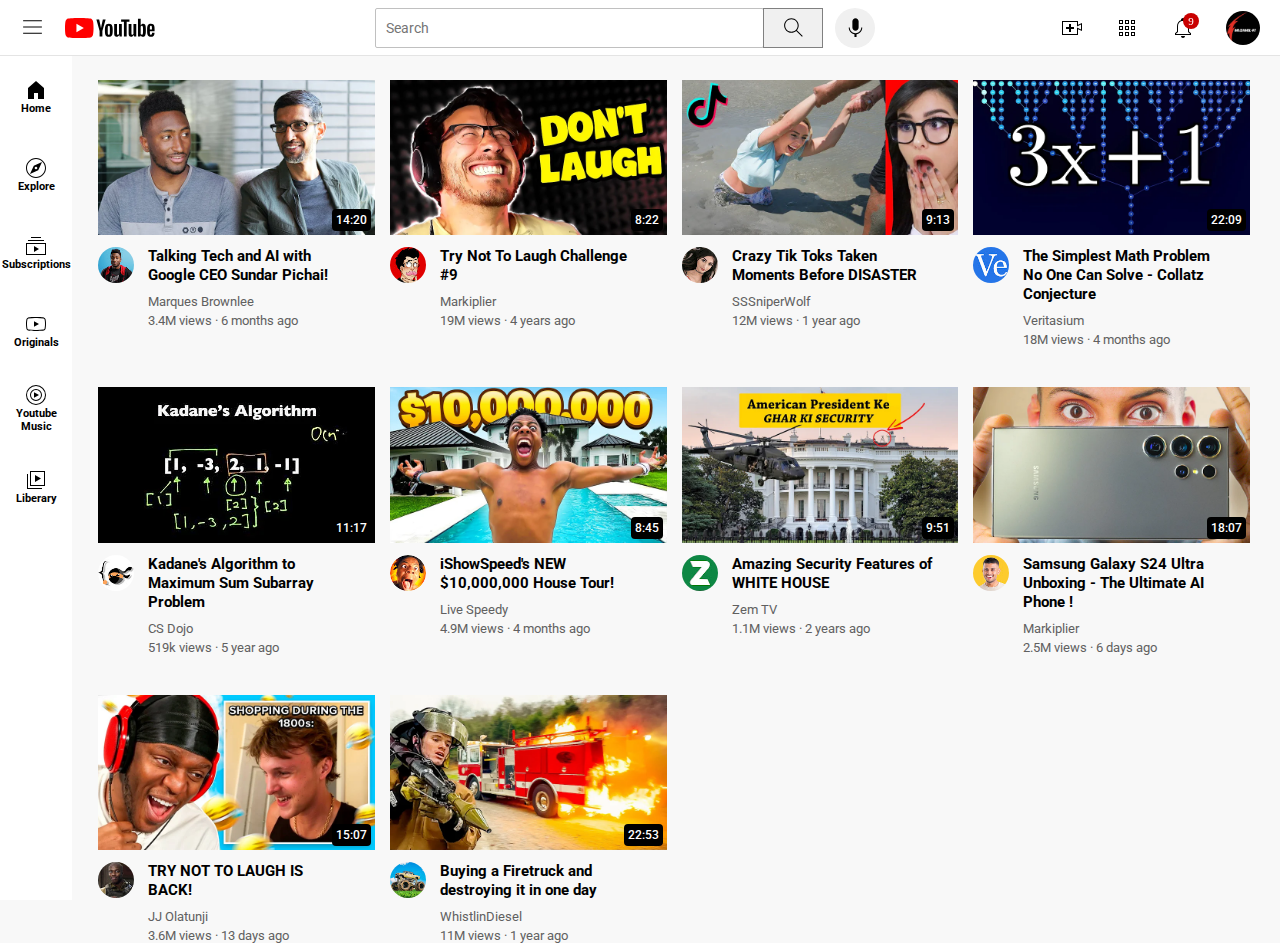
<file: index.htm>
<!DOCTYPE html>
<html>
<head>
  <title>Youtube</title>
  <link rel="stylesheet" href="youtube.css">
  <link rel="stylesheet" href="general.css">
  <link rel="stylesheet" href="header.css">
  <link rel="stylesheet" href="sidebar.css">


  <link rel="preconnect" href="https://fonts.googleapis.com">
  <link rel="preconnect" href="https://fonts.gstatic.com" crossorigin>
  <link href="https://fonts.googleapis.com/css2?family=Roboto:wght@400;500;700&display=swap" rel="stylesheet">
  


</head>



<body>

  <div class="header">
    <div class="left-section">
      <img class="hamburgermenu" src="channel profile/hamburger-menu.svg">
      <img class="youtubelogo" src="channel profile/youtube-logo.svg">
    </div>


    <div class="middle-section">
      <input class="search-bar" type="text" placeholder="Search">
      <button class="search-button">
        <img class="search-icon" src="channel profile/search.svg">
        <div class="tooltip">Search</div>
      </button>
      <button class="voice-button">
        <img class="voice-icon" src="channel profile/voice-search-icon.svg">
        <div class="tooltip">Search With Your Voice</div>
      </button>
    </div>


    <div class="right-section">
      <div class="upload-icon-container">
        <img class="upload-picture" src="channel profile/upload.svg">
        <div class="tooltip">Create</div>
      </div>
      <div class="youtube-apps-container">
        <img class="youtube-apps-icon" src="channel profile/youtube-apps.svg" >
        <div class="tooltip">Youtube Apps</div>
      </div>
     
      <div class="notifications-icon-container">
        <img class="channel-notify" src="channel profile/notifications.svg">
        <div class="notification-count">9</div>
        <div class="tooltip">Notifications</div>
      </div>
      <div class="profile-picture-container">
        <img class="channel-profile" src="channel profile/channel_profile.jpg" >
        <div class="tooltip">Profile</div>
      </div>
      
    </div>
  </div>


   <div class="side-bar">
  <div class="sidebar-link">
    <img src="sidebar icons/home.svg" >
    Home
  </div>
  <div class="sidebar-link">
    <img src="sidebar icons/explore.svg" >
    Explore
  </div>
  <div class="sidebar-link">
    <img src="sidebar icons/subscriptions.svg" >
    Subscriptions
  </div>
  <div class="sidebar-link">
    <img src="sidebar icons/originals.svg">
    Originals
  </div>
  <div class="sidebar-link">
    <img src="sidebar icons/youtube-music.svg" >
    Youtube Music
  </div>
  <div class="sidebar-link">
    <img src="sidebar icons/library.svg" >
    Liberary
    
  </div>

   </div>

  <div class="video-grid">
    <div class="video-1">
      <a href="https://youtu.be/n2RNcPRtAiY?si=CfjV25X0V-FmOM7k">
      <div class="thumb-row">
        <img class="Thumbnail" src="thumbnails/thumbnail-1.webp">
        <div class="video-time">
          14:20
        </div>
      </div>
    
      <div class="video-info-grid">
        <div  class="video1-prof">
          
          <img class="profile1" src="channel profile\channel-1.jpeg" >
        </div>
    
        <div class="video1-info"><p class="video1-title">Talking Tech and AI 
          with Google CEO Sundar Pichai!</p>
        <p class="video-aurthor"> Marques Brownlee </p>
        <p class="video-stats">3.4M views &#183; 6 months ago</p>
      </div>
        
    </div>
  </a> 
     </div>
    
     <div class="video-1">
      <a href="https://youtu.be/mP0RAo9SKZk?si=3tXSmiQXwXrDAg9e">
      <div class="thumb-row">
        <img class="Thumbnail" src="thumbnails/thumbnail-2.webp">
        <div class="video-time">
          8:22
        </div>
      </div>
    
      <div class="video-info-grid">
        <div  class="video1-prof">
          <img class="profile1" src="channel profile\channel-2.jpeg" ></div>
    
        <div class="video1-info"><p class="video1-title">
          Try Not To Laugh Challenge #9</p>
        <p class="video-aurthor"> Markiplier </p>
        <p class="video-stats">19M views &#183; 4 years ago</p>
      </div>
    
    </div>
  </a>
    
     </div>
    
     <div class="video-1">
      <a href="https://youtu.be/FgjPQQeTh1w?si=YQqqzd0qhTnrxebH">
      <div class="thumb-row">
        <img class="Thumbnail" src="thumbnails/thumbnail-3.webp">
        <div class="video-time">
          9:13
        </div>
      </div>
    
      <div class="video-info-grid">
        <div  class="video1-prof">
          <img class="profile1" src="channel profile\channel-3.jpeg" ></div>
    
        <div class="video1-info"><p class="video1-title">Crazy Tik Toks
           Taken Moments Before DISASTER</p>
        <p class="video-aurthor"> SSSniperWolf </p>
        <p class="video-stats">12M views &#183; 1 year ago</p>
      </div>
        
    </div>
  </a>
     </div>
    
    
     <div class="video-1">
      <a href="https://youtu.be/094y1Z2wpJg?si=p_grl53uDnUHgdIC">
      <div class="thumb-row">
        <img class="Thumbnail" src="thumbnails/thumbnail-4.webp">
        <div class="video-time">
          22:09
        </div>
      </div>
    
      <div class="video-info-grid">
        <div  class="video1-prof">
          <img class="profile1" src="channel profile\channel-4.jpeg" ></div>
    
        <div class="video1-info"> 
          <p class="video1-title">The Simplest Math Problem No One Can Solve - Collatz Conjecture</p>
        <p class="video-aurthor"> Veritasium </p>
        <p class="video-stats">18M views &#183; 4 months ago</p>
      </div>
        
    </div>
  </a>
     </div>
    
     <div class="video-1">
      <a href="https://youtu.be/86CQq3pKSUw?si=EBbk2SzMI1kX8B_n">
      <div class="thumb-row">
        <img class="Thumbnail" src="thumbnails/thumbnail-5.webp">
        <div class="video-time">
          11:17
        </div>
      </div>
    
      <div class="video-info-grid">
        <div  class="video1-prof">
          <img class="profile1" src="channel profile\channel-5.jpeg" ></div>
    
        <div class="video1-info"><p class="video1-title">
          Kadane's Algorithm to Maximum Sum Subarray Problem</p>
        <p class="video-aurthor"> CS Dojo </p>
        <p class="video-stats">519k views &#183; 5 year ago</p>
      </div>
        
    </div>
  </a>  
     </div>
    
     <div class="video-1">
      <a href="https://youtu.be/XfRrCaWBMCg?si=FTZpc5UVlS1INQgh">
      <div class="thumb-row">
        <img class="Thumbnail" src="thumbnails/thumbnail-6.webp">
        <div class="video-time">
          8:45
        </div>
      </div>
    
      <div class="video-info-grid">
        <div  class="video1-prof">
          <img class="profile1" src="channel profile\channel-6.jpg" ></div>
    
        <div class="video1-info"><p class="video1-title">
          iShowSpeed's NEW $10,000,000 House Tour!</p>
        <p class="video-aurthor"> Live Speedy
        </p>
        <p class="video-stats">4.9M views &#183; 4 months ago</p>
      </div>
        
    </div>
  </a>
     </div>
    
     <div class="video-1">
      <a href="https://youtu.be/Ml_-2-bwd7E?si=0acv17ZnAlMC0e3P">
      <div class="thumb-row">
        <img class="Thumbnail" src="thumbnails/thumbnail-7.webp">
        <div class="video-time">
          9:51
        </div>
      </div>
    
      <div class="video-info-grid">
        <div  class="video1-prof">
          <img class="profile1" src="channel profile\channel-7.jpg" ></div>
    
        <div class="video1-info"><p class="video1-title">Amazing Security 
          Features of WHITE HOUSE</p>
        <p class="video-aurthor"> Zem TV </p>
        <p class="video-stats">1.1M views &#183; 2 years ago</p>
      </div>
        
    </div>
  </a>
     </div>
    
     <div class="video-1">
      <a href="https://youtu.be/ZByGE8aNsIc?si=3uxtsepKUHBQcFgN">
      <div class="thumb-row">
        <img class="Thumbnail" src="thumbnails/thumbnail-8.webp">
        <div class="video-time">
          18:07
        </div>
      </div>
    
      <div class="video-info-grid">
        <div  class="video1-prof">
          <img class="profile1" src="channel profile\channel-8.jpg" ></div>
    
        <div class="video1-info"><p class="video1-title">
          Samsung Galaxy S24 Ultra Unboxing - The Ultimate AI Phone !</p>
        <p class="video-aurthor"> Markiplier </p>
        <p class="video-stats">2.5M views &#183; 6 days ago</p>
      </div>
        
    </div>
  </a>
     </div>
    
     <div class="video-1">
      <a href="https://youtu.be/zvYzGQ6xDp8?si=RYpZk5WcSpKRcNTy">
      <div class="thumb-row">
        <img class="Thumbnail" src="thumbnails/thumbnail-9.webp">
        <div class="video-time">
          15:07
        </div>
        
      </div>
    
      <div class="video-info-grid">
        <div  class="video1-prof">
          <img class="profile1" src="channel profile\channel-9.jpg" ></div>
    
        <div class="video1-info"><p class="video1-title">TRY NOT TO LAUGH IS BACK!</p>
        <p class="video-aurthor"> JJ Olatunji </p>
        <p class="video-stats">3.6M views &#183; 13 days ago</p>
      </div>
        
    </div>
  </a>
     </div>
    
     <div class="video-1">
      <a href="https://youtu.be/XAfMuRVs-Lk?si=SbRo91kYvmHKBX7M">
      <div class="thumb-row">
        <img class="Thumbnail" src="thumbnails/thumbnail-10.webp">
        <div class="video-time">
          22:53
        </div>
      </div>
    
      <div class="video-info-grid">
        <div  class="video1-prof">
          <img class="profile1" src="channel profile\channel-10.jpg" ></div>
    
        <div class="video1-info"><p class="video1-title">
          Buying a Firetruck and destroying it in one day</p>
        <p class="video-aurthor"> WhistlinDiesel
        </p>
        <p class="video-stats">11M views &#183; 1 year ago</p>
      </div>
        
    </div>
  </a>
     </div>


  </div>

  

  
  
  
 


</body>

</html>
</file>
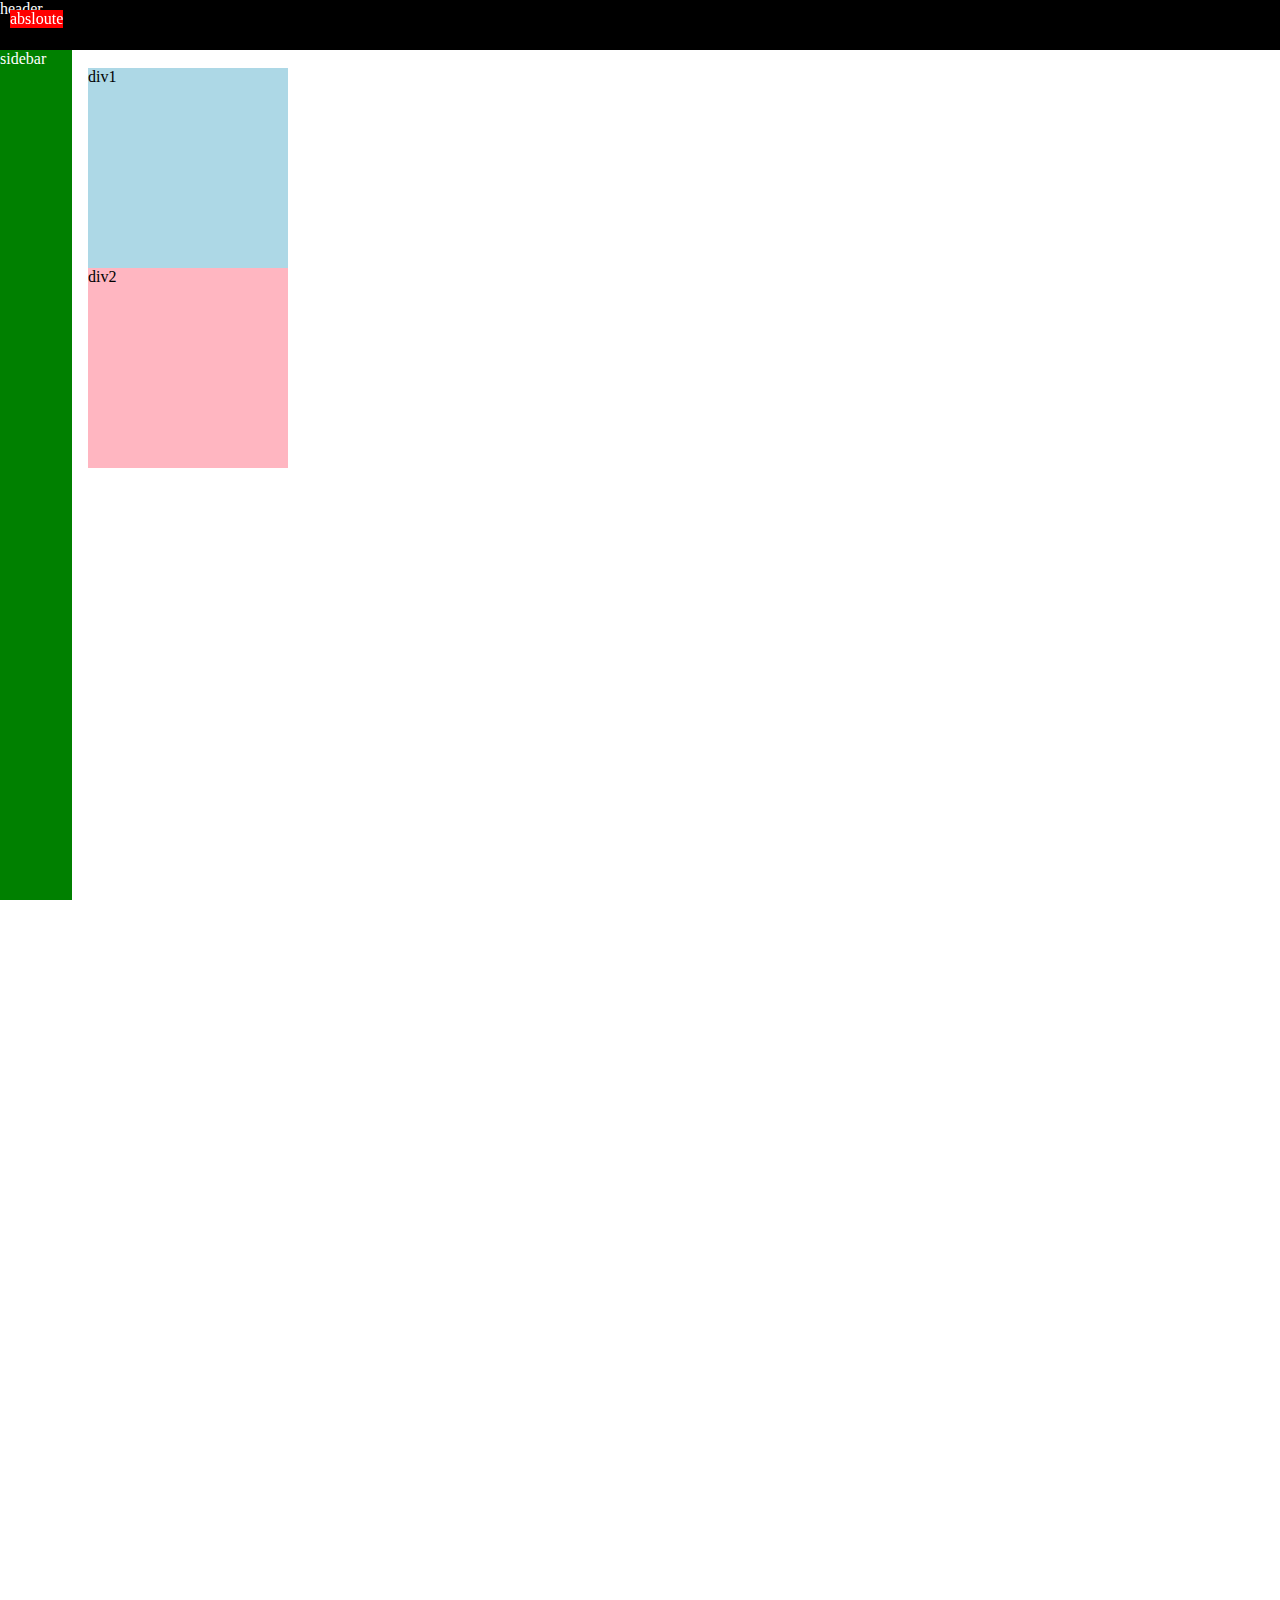
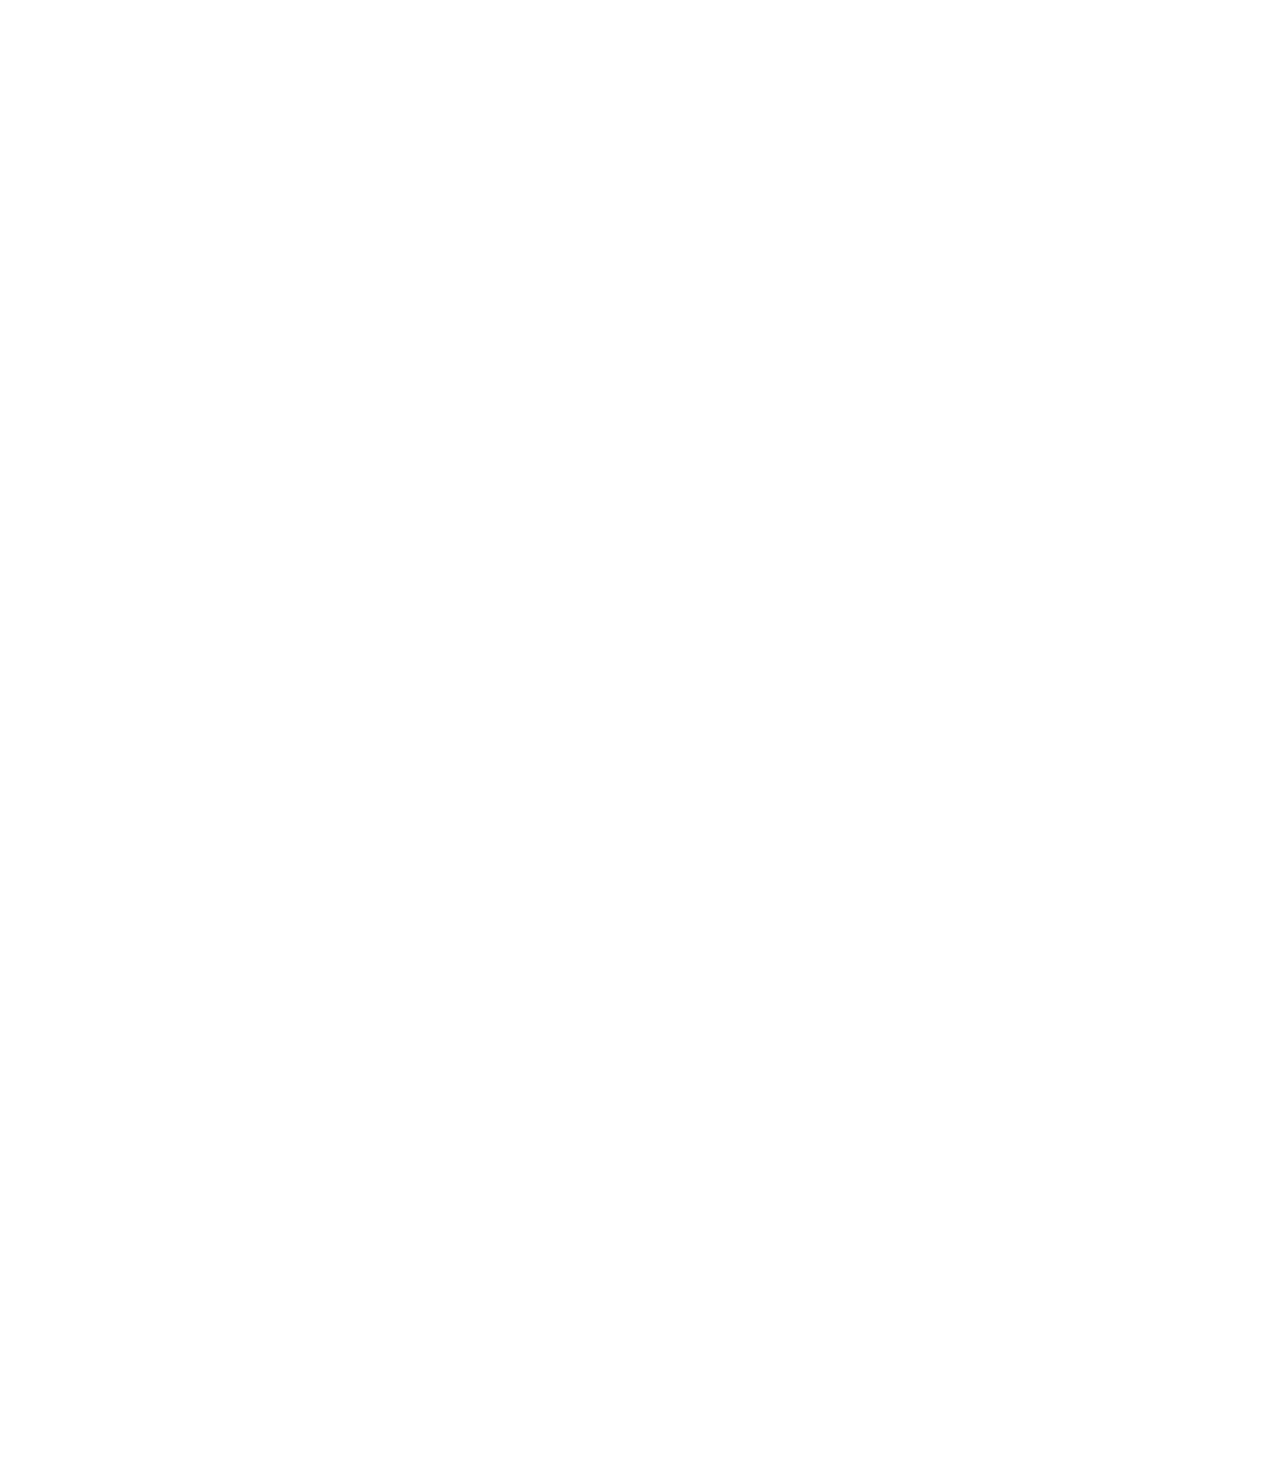
<file: channel profile/position.html>
<!DOCTYPE html>
<html>

<head></head>

<body style="height: 3000px;
padding-top: 60px;
padding-left: 80px;">
  <div style="background-color: black;
  color: white;
  position: fixed;
  top: 0px;
  left: 0px;
  right: 0px;
  height: 50px;
  ">header</div>

  <div style="
position: absolute;
background-color: red; 
color: white;
left: 10px;
top: 10px;


">absloute</div>



  <div style="background-color: lightblue;
  height: 200px;
  width: 200px;
  position: static;
  position: static;">div1</div>

  <div style="background-color: lightpink;
  height: 200px;
  width: 200px;
  position: relative;">div2</div>


<div style="background-color: green;color: white;
position:fixed;
left:0;
bottom: 0;
top: 50px;
width:72px ;">sidebar</div>



</body>



</html>
</file>
<file: youtube.css>
.Thumbnail{
  width: 100%;
  
}



.video-grid{
  display: grid;
  grid-template-columns: 1fr 1fr 1fr 1fr;
  column-gap: 15px;
  row-gap: 40px;
}

@media(max-width: 600px) {
  .video-grid{
    grid-template-columns: 1fr 1fr;
  }
}

@media(max-width: 700px) {
  .video-grid{
    grid-template-columns: 1fr 1fr;
  }
}

@media(max-width: 910px) {
  .video-grid{
    grid-template-columns: 1fr 1fr 1fr;
  }
}

@media(max-width: 520px) {
  .video-grid{
    grid-template-columns: 1fr ;
  }
}

@media(max-width: 640px) {
  .video-grid{
    grid-template-columns: 1fr 1fr;
  }
}

@media(max-width: 1170px) {
  .video-grid{
    grid-template-columns: 1fr 1fr 1fr 1fr;
  }
}

@media(max-width: 1100px) {
  .video-grid{
    grid-template-columns: 1fr 1fr 1fr 1fr;
  }
}

@media(max-width: 1000px) {
  .video-grid{
    grid-template-columns: 1fr 1fr 1fr;
  }
}


@media(max-width: 821px) {
  .video-grid{
    grid-template-columns: 1fr 1fr 1fr;
  }
}

@media(max-width: 820px) {
  .video-grid{
    grid-template-columns: 1fr 1fr;
  }
}

@media(max-width: 2340px) {
  .video-grid{
    grid-template-columns: 1fr 1fr 1fr 1fr;
  }
}







.video1-title{
  margin-top: 0;
  font-size: 15px;
  font-weight: bold;
  line-height: 19px;
  margin-bottom: 9px;
  cursor: pointer;
 
}


.video-info-grid{
  display:grid;
  grid-template-columns: 50px 1fr;
  cursor: pointer;
}

.thumb-row{
  margin-bottom: 8px;
  position: relative;
  cursor: pointer;
}

.profile1{
  width: 36px;
  border-radius: 50px;
 
 
}


.video1-title{
  display: inline-block;
  width: 200px; 
}

.video-aurthor{
  font-size: 13px;
  color: rgb(96,96,96);
  margin-bottom: 4px;

}
.video-stats{
  font-size: 13px;
  color: rgb(96,96,96);
}

.video-time{
  background-color: black;
  color: white;
  position: absolute;
  bottom: 8px;
  right: 4px;
  border-radius: 4px;
  font-family: Roboto, arial;
  font-size: 12px;
  font-weight: 500;
  padding-left: 4px;
  padding-right: 4px;
  padding-top: 4px;
  padding-bottom: 4px;
  
}


a{
  text-decoration: none;
  color: black
}
</file>
<file: general.css>
p{
  font-family: Roboto, Arial;
  margin-top: 0;
  margin-bottom: 0;
 
}


body{
  margin: 0;
  padding-top: 80px;
  padding-left: 98px;
  padding-right: 30px;
  background-color: rgb(248, 248, 248);

}
</file>
<file: header.css>
.header{
  height: 55px;
  display: flex;
  flex-direction: row;
  justify-content: space-between;
  position: fixed;
  top: 0px;
  left: 0px;
  right:0px;
  background-color: white;
  border-bottom-width: 1px;
  border-bottom-style: solid;
  border-bottom-color: rgb(228, 228, 228);
  z-index: 100;

}

.left-section{
 
  display: flex;
  align-items: center;
  
  
}


.hamburgermenu{
 height: 25px;
 margin-left: 20px;
 margin-right: 20px;
 cursor: pointer;


}

.youtubelogo{
  height: 20px;
  cursor: pointer;

}

.search-bar{
  flex: 1;
  height: 36px;
  padding-left: 10px;
  font-size: 16px;
  border-width: 1px;
  border-style: solid;
  border-color: rgb(192, 192, 192);
  border-radius: 2px;
  box-shadow: inset 1px 2px 3px rgba (0, 0, 0, 0.05);
  width: 0;
  

}

.search-bar::placeholder{
font-family: Roboto, arial;
font-size: 14px;
}



.middle-section{

flex: 1;
margin-left: 70px;
margin-right: 35px;
max-width: 500px;
display: flex;
align-items: center;

}

.right-section{
  margin-right: 20px;
  width: 200px;
  display: flex;
  align-items: center;
  justify-content: space-between;
  flex-shrink: 0;
}

.upload-picture{
  height: 24px;
  cursor: pointer;
  cursor: pointer;
}

.youtube-apps-icon{
  height: 24px;
  cursor: pointer;
  cursor: pointer;

}

.channel-notify{
  height: 24px;
  cursor: pointer;
  cursor: pointer;
}

.notifications-icon-container{
  position: relative;
  cursor: pointer;
  cursor: pointer;

}

.notification-count{
  position: absolute;
  top: -3px;
  right: -4px;
  background-color: rgb(201, 0, 0);
  color: white;
  font-family: Roboto Arial;
  font-size: 11px;
  padding-left: 5px;
  padding-right:5px;
  padding-top: 2px;
  padding-bottom: 2px;
  border-radius: 10px;


}

.channel-profile{
  height: 34px;
  border-radius: 20px;
  cursor: pointer;
  cursor: pointer;
}




.search-button{
  height: 40px;
  width: 60px;
  background-color: rgb(240, 240, 240);
  border-width: 1px;
  border-style: solid;
  border-color: grey;
  margin-left: -1px;
  margin-right: 12px;
  cursor: pointer;
  
}

.search-button,
.voice-button,.upload-icon-container,
.youtube-apps-container,
.notifications-icon-container,
.profile-picture-container{
  display: flex;
  position: relative;
  justify-content: center;
  align-items: center;

}

.search-button .tooltip,
.voice-button .tooltip,
.upload-icon-container .tooltip,
.youtube-apps-container .tooltip,
.notifications-icon-container .tooltip,
.profile-picture-container .tooltip {
  position: absolute;
  font-family: Roboto, Arial;
  background-color: gray;
  color: white;
  padding-top: 4px;
  padding-bottom: 4px;
  padding-left: 4px;
  padding-right: 4px;
  border-radius: 2px;
  font-size: 12px;
  bottom: -30px;
  opacity: 0;
  transition: opacity 0.15s;
  pointer-events: none;
  white-space: nowrap;


}

.search-button:hover .tooltip,
.voice-button:hover .tooltip,
.upload-icon-container:hover .tooltip,
.youtube-apps-container:hover .tooltip,
.notifications-icon-container:hover .tooltip,
.profile-picture-container:hover .tooltip {
  opacity: 1;

}

.search-icon{
  height: 25px;
  
  
}

.voice-button{
  height: 40px;
  width: 40px;
  border-radius: 20px;
  border: none;
  background-color: rgb(240, 240, 240);
  cursor: pointer;
}


.voice-icon{

  height: 25px;

}
</file>
<file: sidebar.css>
.side-bar{
  position: fixed;
  left: 0;
  bottom: 0;
  top: 55px;
  background-color: white;
  width: 72px;
}

.sidebar-link{
height: 74px;
display: flex;
justify-content: center;
align-items: center;
flex-direction: column;
z-index: 200;
padding-top: 4px;
cursor: pointer;
}

.sidebar-link:hover{
  background-color: rgb(235, 235, 235);
}

.sidebar-link img{
  height: 24px;
  
}

.sidebar-link {
font-family: Roboto,arial;
font-weight: bold;
font-size: 11px;
text-align: center;

}
</file>
